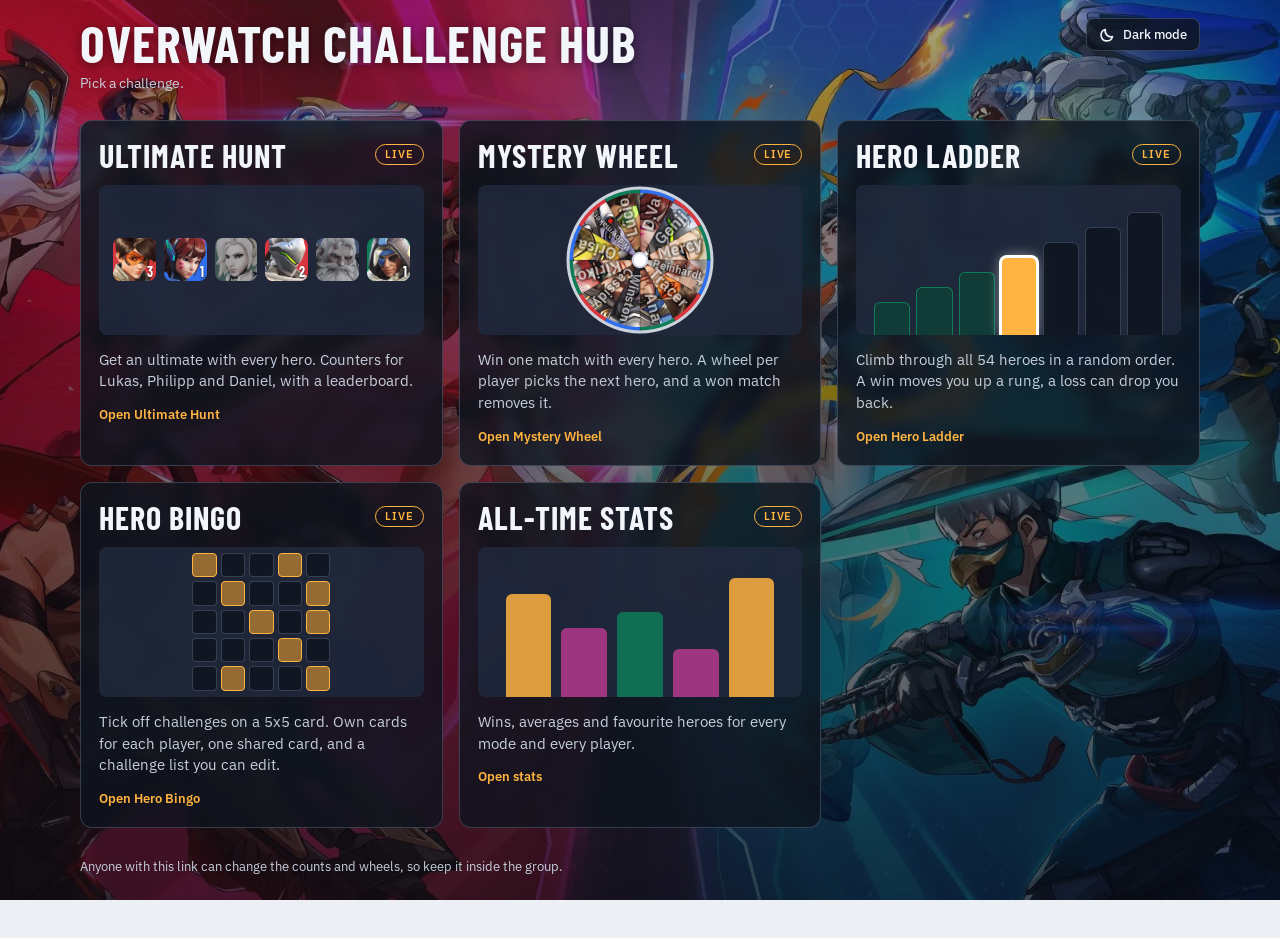
<file: index.html>
<!doctype html>
<html lang="en">
<head>
<meta charset="utf-8">
<meta name="viewport" content="width=device-width, initial-scale=1, viewport-fit=cover">
<script>try{var t=localStorage.getItem('mystery-hub-theme');if(t==='dark'||t==='light')document.documentElement.setAttribute('data-theme',t)}catch(e){}</script>
<title>Overwatch Challenge Hub</title>
<link rel="icon" href="assets/icon.svg" type="image/svg+xml">
<link rel="icon" href="assets/favicon-32.png" sizes="32x32" type="image/png">
<link rel="apple-touch-icon" href="assets/apple-touch-icon.png">
<link rel="manifest" href="manifest.webmanifest">
<meta name="theme-color" content="#0c1118">
<meta name="apple-mobile-web-app-title" content="OW Hub">
<link rel="stylesheet" href="https://fonts.googleapis.com/css2?family=Barlow+Condensed:wght@500;600;700&family=IBM+Plex+Sans:wght@400;500;600&display=swap">
<link rel="stylesheet" href="assets/style.css">
<style>:root { padding-top: env(safe-area-inset-top, 0px); padding-bottom: env(safe-area-inset-bottom, 0px); }</style>
</head>
<body>
<div class="wrap">
  <section id="home">
    <div class="home-bg" aria-hidden="true"></div>
    <header class="top">
      <div class="brand mode-hero">
        <h1>Overwatch Challenge Hub</h1>
        <p>Pick a challenge.</p>
      </div>
      <div class="tools"><button class="icon-btn theme-btn" type="button"></button></div>
    </header>
    <div class="modes">
      <a class="mode" id="goHunt" href="ultimate-hunt/">
        <div class="mode-head"><h2>Ultimate Hunt</h2><span class="tag">Live</span></div>
        <div class="art"><div class="mini-tiles" id="huntArt"></div></div>
        <p>Get an ultimate with every hero. Counters for Lukas, Philipp and Daniel, with a leaderboard.</p>
        <span class="go">Open Ultimate Hunt</span>
      </a>
      <a class="mode" id="goWheel" href="wheel/">
        <div class="mode-head"><h2>Mystery Wheel</h2><span class="tag">Live</span></div>
        <div class="art"><canvas id="homeWheel" width="300" height="300"></canvas></div>
        <p>Win one match with every hero. A wheel per player picks the next hero, and a won match removes it.</p>
        <span class="go">Open Mystery Wheel</span>
      </a>
      <a class="mode" id="goLadder" href="ladder/">
        <div class="mode-head"><h2>Hero Ladder</h2><span class="tag">Live</span></div>
        <div class="art"><div class="lad-art"><i class="d" style="height:24%"></i><i class="d" style="height:35%"></i><i class="d" style="height:46%"></i><i class="n" style="height:57%"></i><i class="" style="height:68%"></i><i class="" style="height:79%"></i><i class="" style="height:90%"></i></div></div>
        <p>Climb through all 54 heroes in a random order. A win moves you up a rung, a loss can drop you back.</p>
        <span class="go">Open Hero Ladder</span>
      </a>
      <a class="mode" id="goBingo" href="bingo/">
        <div class="mode-head"><h2>Hero Bingo</h2><span class="tag">Live</span></div>
        <div class="art"><div class="bingo-art"><i class="d"></i><i class=""></i><i class=""></i><i class="d"></i><i class=""></i><i class=""></i><i class="d"></i><i class=""></i><i class=""></i><i class="d"></i><i class=""></i><i class=""></i><i class="d"></i><i class=""></i><i class="d"></i><i class=""></i><i class=""></i><i class=""></i><i class="d"></i><i class=""></i><i class=""></i><i class="d"></i><i class=""></i><i class=""></i><i class="d"></i></div></div>
        <p>Tick off challenges on a 5x5 card. Own cards for each player, one shared card, and a challenge list you can edit.</p>
        <span class="go">Open Hero Bingo</span>
      </a>
      <a class="mode" id="goStats" href="stats/">
        <div class="mode-head"><h2>All-time stats</h2><span class="tag">Live</span></div>
        <div class="art"><div class="stat-art"><i style="height:78%"></i><i style="height:52%"></i><i style="height:64%"></i><i style="height:36%"></i><i style="height:90%"></i></div></div>
        <p>Wins, averages and favourite heroes for every mode and every player.</p>
        <span class="go">Open stats</span>
      </a>
    </div>
    <p class="page-foot">Anyone with this link can change the counts and wheels, so keep it inside the group.</p>
  </section>

</div>
<script>window.HUB_HEROES = {"heroes": [{"id": "d-va", "name": "D.Va", "cls": "tank"}, {"id": "orisa", "name": "Orisa", "cls": "tank"}, {"id": "reinhardt", "name": "Reinhardt", "cls": "tank"}, {"id": "winston", "name": "Winston", "cls": "tank"}, {"id": "cassidy", "name": "Cassidy", "cls": "damage"}, {"id": "genji", "name": "Genji", "cls": "damage"}, {"id": "tracer", "name": "Tracer", "cls": "damage"}, {"id": "widowmaker", "name": "Widowmaker", "cls": "damage"}, {"id": "ana", "name": "Ana", "cls": "support"}, {"id": "kiriko", "name": "Kiriko", "cls": "support"}, {"id": "lucio", "name": "Lúcio", "cls": "support"}, {"id": "mercy", "name": "Mercy", "cls": "support"}], "images": {"d-va": "[data-uri]", "genji": "[data-uri]", "mercy": "[data-uri]", "reinhardt": "[data-uri]", "tracer": "[data-uri]", "ana": "[data-uri]", "winston": "[data-uri]", "cassidy": "[data-uri]", "kiriko": "[data-uri]", "orisa": "[data-uri]", "widowmaker": "[data-uri]", "lucio": "[data-uri]"}};</script>
<script>
(function () {
  'use strict';
  var THEME_KEY = 'mystery-hub-theme';
  var D = window.HUB_HEROES, BY = {}, imgs = {}, IMAGES = D.images;
  function $(id) { return document.getElementById(id); }
  D.heroes.forEach(function (h) { BY[h.id] = h; var im = new Image(); im.onload = function () { drawHomeArt(); }; im.src = D.images[h.id]; imgs[h.id] = im; });
  function cssVar(n) { return getComputedStyle(document.documentElement).getPropertyValue(n).trim() || '#888'; }
  function hexToRgb(h) { h = h.replace('#', ''); if (h.length === 3) h = h.replace(/./g, '$&$&'); return [parseInt(h.slice(0, 2), 16), parseInt(h.slice(2, 4), 16), parseInt(h.slice(4, 6), 16)]; }
  function shade(hex, f) { var c = hexToRgb(hex), t = f < 0 ? 0 : 255, a = Math.abs(f); return 'rgb(' + c.map(function (v) { return Math.round(v + (t - v) * a); }).join(',') + ')'; }

  // Draws the static wheel (all slices) into an offscreen canvas. Slice i is centred (i+0.5)*step degrees clockwise from the top.
  function makeBitmap(list, cssSize, dpr) {
    var S2 = Math.round(cssSize * dpr), c = document.createElement('canvas'); c.width = c.height = S2;
    var x = c.getContext('2d'), R = S2 / 2 - 3 * dpr, n = list.length;
    var col = { tank: cssVar('--tank'), damage: cssVar('--damage'), support: cssVar('--support') };
    x.translate(S2 / 2, S2 / 2);
    if (!n) {
      x.beginPath(); x.arc(0, 0, R, 0, Math.PI * 2); x.fillStyle = cssVar('--surface2'); x.fill();
      x.lineWidth = 2 * dpr; x.strokeStyle = cssVar('--line'); x.stroke();
      return c;
    }
    var step = Math.PI * 2 / n;
        var wOuter = n === 1 ? R * 2 : 2 * R * Math.sin(step / 2);
    var sz = Math.max(R * 0.95, wOuter * 1.05), cy = R - sz / 2; // portrait covers the whole slice, head toward the rim
    var fs = Math.max(8 * dpr, Math.min(16 * dpr, step * R * 0.9 * 0.62));
    for (var i = 0; i < n; i++) {
      var h = list[i], theta = (i + 0.5) * step;
      x.save(); x.rotate(theta);
      x.beginPath();
      if (n === 1) { x.arc(0, 0, R, 0, Math.PI * 2); } else { x.moveTo(0, 0); x.arc(0, 0, R, -Math.PI / 2 - step / 2, -Math.PI / 2 + step / 2); x.closePath(); }
      var g = x.createRadialGradient(0, 0, R * 0.1, 0, 0, R);
      g.addColorStop(0, shade(col[h.cls], -0.35)); g.addColorStop(1, shade(col[h.cls], 0.08));
      x.fillStyle = g; x.fill();
      x.save(); x.clip();
      var im = imgs[h.id];
      if (im && im.complete && im.naturalWidth) x.drawImage(im, -sz / 2, -cy - sz / 2, sz, sz);
      x.restore();
      x.beginPath(); // class-coloured rim band so the role stays readable even when the portrait fills the slice
      if (n === 1) { x.arc(0, 0, R, 0, Math.PI * 2); x.arc(0, 0, R * 0.93, 0, Math.PI * 2, true); }
      else { x.arc(0, 0, R, -Math.PI / 2 - step / 2, -Math.PI / 2 + step / 2); x.arc(0, 0, R * 0.93, -Math.PI / 2 + step / 2, -Math.PI / 2 - step / 2, true); x.closePath(); }
      x.fillStyle = col[h.cls]; x.fill();
      x.beginPath();
      if (n === 1) { x.arc(0, 0, R, 0, Math.PI * 2); } else { x.moveTo(0, 0); x.arc(0, 0, R, -Math.PI / 2 - step / 2, -Math.PI / 2 + step / 2); x.closePath(); }
      if (n > 1) { x.lineWidth = 1 * dpr; x.strokeStyle = 'rgba(0,0,0,0.2)'; x.stroke(); }
      // name along the radius, ending near the rim, semi-transparent so the face stays visible
      x.rotate(-Math.PI / 2);
      var f = fs; x.font = '600 ' + f + 'px "IBM Plex Sans", system-ui, sans-serif';
      var maxLen = R * 0.7, w = x.measureText(h.name).width;
      if (w > maxLen) { f = Math.max(6 * dpr, f * maxLen / w); x.font = '600 ' + f + 'px "IBM Plex Sans", system-ui, sans-serif'; }
      x.textAlign = 'right'; x.textBaseline = 'middle'; x.lineJoin = 'round';
      x.lineWidth = Math.max(2, f * 0.28); x.strokeStyle = 'rgba(0,0,0,0.3)'; x.strokeText(h.name, R - 8 * dpr, 0);
      x.fillStyle = 'rgba(255,255,255,0.6)'; x.fillText(h.name, R - 8 * dpr, 0);
      x.restore();
    }
    x.beginPath(); x.arc(0, 0, R, 0, Math.PI * 2); x.lineWidth = 3 * dpr; x.strokeStyle = cssVar('--line'); x.stroke();
    x.beginPath(); x.arc(0, 0, R * 0.1, 0, Math.PI * 2); x.fillStyle = cssVar('--surface'); x.fill(); x.lineWidth = 2 * dpr; x.strokeStyle = cssVar('--line'); x.stroke();
    return c;
  }

  var SUN = '<svg viewBox="0 0 16 16" fill="none" stroke="currentColor" stroke-width="1.6" stroke-linecap="round" aria-hidden="true"><circle cx="8" cy="8" r="3"/><path d="M8 1.5v1.6M8 12.9v1.6M1.5 8h1.6M12.9 8h1.6M3.4 3.4l1.1 1.1M11.5 11.5l1.1 1.1M3.4 12.6l1.1-1.1M11.5 4.5l1.1-1.1"/></svg>';
  var MOON = '<svg viewBox="0 0 16 16" fill="none" stroke="currentColor" stroke-width="1.6" stroke-linejoin="round" aria-hidden="true"><path d="M13.5 9.6A5.8 5.8 0 0 1 6.4 2.5a5.8 5.8 0 1 0 7.1 7.1z"/></svg>';
  function isDark() {
    var t = document.documentElement.getAttribute('data-theme');
    if (t) return t === 'dark';
    return window.matchMedia && window.matchMedia('(prefers-color-scheme: dark)').matches;
  }
  function paintThemeBtns() {
    Array.prototype.forEach.call(document.querySelectorAll('.theme-btn'), function (b) {
      b.innerHTML = (isDark() ? SUN : MOON) + '<span>' + (isDark() ? 'Light mode' : 'Dark mode') + '</span>';
    });
  }
  function setTheme(t) {
    document.documentElement.setAttribute('data-theme', t);
    try { localStorage.setItem(THEME_KEY, t); } catch (e) { /* ignore */ }
    paintThemeBtns(); drawHomeArt();
  }
  try { var st0 = localStorage.getItem(THEME_KEY); if (st0 === 'dark' || st0 === 'light') document.documentElement.setAttribute('data-theme', st0); } catch (e) { /* ignore */ }
  Array.prototype.forEach.call(document.querySelectorAll('.theme-btn'), function (b) { b.addEventListener('click', function () { setTheme(isDark() ? 'light' : 'dark'); }); });

  function drawHomeArt() {
    var cv = $('homeWheel'); if (!cv) return;
    var picks = ['d-va', 'genji', 'mercy', 'reinhardt', 'tracer', 'ana', 'winston', 'cassidy', 'kiriko', 'orisa', 'widowmaker', 'lucio'];
    var list = picks.map(function (id) { return BY[id]; }).filter(Boolean);
    var bmp = makeBitmap(list, 150, 2), x = cv.getContext('2d');
    x.clearRect(0, 0, cv.width, cv.height); x.drawImage(bmp, 0, 0, cv.width, cv.height);
  }
  function buildHuntArt() {
    var ids = ['tracer', 'd-va', 'mercy', 'genji', 'reinhardt', 'ana'], counts = [3, 1, 0, 2, 0, 1];
    $('huntArt').innerHTML = ids.map(function (id, i) {
      var h = BY[id];
      return '<div class="mini' + (counts[i] ? '' : ' off') + '" style="--c:var(--' + h.cls + ')"><img src="' + IMAGES[id] + '" alt="">' + (counts[i] ? '<b>' + counts[i] + '</b>' : '') + '</div>';
    }).join('');
  }

  paintThemeBtns(); buildHuntArt(); drawHomeArt();
})();
</script>
</body>
</html>
</file>
<file: assets/style.css>
html { background: var(--bg); }
body { margin: 0; isolation: isolate; }
img { max-width: 100%; }
[hidden] { display: none !important; }

/* Layout: hub home with one card per game mode; the wheel mode shows three wheels side by side (stacked on phones) under a sticky action bar. */
:root {
  --bg: #eceff3;
  --surface: #ffffff;
  --surface2: #e2e6ed;
  --line: #cdd3dd;
  --fg: #121826;
  --muted: #566074;
  --accent: #a35f00;
  --accent-fill: #f5a524;
  --on-accent: #1a1203;
  --tank: #2f6fed;
  --damage: #d9363e;
  --support: #0f7d58;
  --danger: #c0262d;
  --good: #0f7d58;
  --warn: #a35f00;
  --f-display: 'Barlow Condensed', 'Arial Narrow', Impact, sans-serif;
  --f-body: 'IBM Plex Sans', system-ui, -apple-system, 'Segoe UI', sans-serif;
}
@media (prefers-color-scheme: dark) {
  :root:not([data-theme="light"]) {
    --bg: #0c1118; --surface: #141b26; --surface2: #1c2533; --line: #2a3547; --fg: #e7ecf4; --muted: #8a97ad;
    --accent: #ffb340; --accent-fill: #ffb340; --on-accent: #1a1203;
    --tank: #5b97ff; --damage: #f0555c; --support: #2fc795;
    --danger: #e5484d; --good: #2fc795; --warn: #ffb340;
    color-scheme: dark;
  }
}
:root[data-theme="dark"] {
  --bg: #0c1118; --surface: #141b26; --surface2: #1c2533; --line: #2a3547; --fg: #e7ecf4; --muted: #8a97ad;
  --accent: #ffb340; --accent-fill: #ffb340; --on-accent: #1a1203;
  --tank: #5b97ff; --damage: #f0555c; --support: #2fc795;
  --danger: #e5484d; --good: #2fc795; --warn: #ffb340;
  color-scheme: dark;
}
* { box-sizing: border-box; }
body {
  background: var(--bg); color: var(--fg); font-family: var(--f-body); font-size: 15px; line-height: 1.45;
  padding-inline: 16px; padding-block: 18px 48px;
}
button { font-family: inherit; }
:focus-visible { outline: 2px solid var(--accent-fill); outline-offset: 2px; }
.wrap { max-width: 1120px; margin: 0 auto; min-width: 0; }

/* Header */
.top { display: flex; justify-content: space-between; align-items: flex-start; gap: 12px; flex-wrap: wrap; }
.brand h1 { margin: 0; font: 700 clamp(36px, 9vw, 52px)/0.95 var(--f-display); letter-spacing: 0.02em; text-transform: uppercase; text-wrap: balance; }
.brand p { margin: 6px 0 0; color: var(--muted); font-size: 14px; }
.back { display: inline-flex; align-items: center; gap: 6px; background: none; border: 0; padding: 0 0 8px; color: var(--muted); font-size: 13px; cursor: pointer; }
.back:hover { color: var(--fg); }
.tools { display: flex; align-items: center; gap: 12px; flex-wrap: wrap; }
.tag { font: 600 11px/1 var(--f-body); letter-spacing: 0.08em; text-transform: uppercase; color: var(--accent); border: 1px solid var(--accent); border-radius: 99px; padding: 4px 9px; }
.icon-btn { display: inline-flex; align-items: center; gap: 8px; background: var(--surface); color: var(--fg); border: 1px solid var(--line); border-radius: 8px; padding: 7px 12px; font-size: 13px; font-weight: 500; cursor: pointer; }
.icon-btn:hover { background: var(--surface2); }
.icon-btn svg { width: 16px; height: 16px; }
.btn { font-size: 14px; font-weight: 600; padding: 10px 16px; border-radius: 8px; cursor: pointer; border: 1px solid var(--line); background: var(--surface); color: var(--fg); }
.btn:hover:not(:disabled) { background: var(--surface2); }
.btn:disabled { opacity: 0.4; cursor: default; }
.btn.primary { background: var(--accent-fill); border-color: var(--accent-fill); color: var(--on-accent); font-size: 16px; padding: 11px 22px; }
.btn.primary:hover:not(:disabled) { filter: brightness(1.06); background: var(--accent-fill); }
.btn.good { background: var(--good); border-color: var(--good); color: #fff; font-size: 16px; padding: 11px 22px; }
.btn.good:hover:not(:disabled) { filter: brightness(1.08); background: var(--good); }
.btn.outline-danger { color: var(--danger); border-color: var(--danger); background: transparent; }
.btn.danger { background: var(--danger); border-color: var(--danger); color: #fff; }
.btn.danger:hover { filter: brightness(1.08); background: var(--danger); }
.linkish { background: none; border: 0; padding: 4px 0; color: var(--muted); text-decoration: underline; cursor: pointer; font-size: 13px; }
.linkish:hover:not(:disabled) { color: var(--fg); }
.linkish.warn:hover:not(:disabled) { color: var(--danger); }
.linkish:disabled { opacity: 0.4; cursor: default; text-decoration: none; }
.chk { display: inline-flex; align-items: center; gap: 10px; font-size: 14px; cursor: pointer; min-height: 32px; }
.chk input { width: 18px; height: 18px; accent-color: var(--accent-fill); flex: none; }
.chk input:disabled { cursor: default; }

/* Home: wallpaper behind the mode cards; the home view always uses light-on-dark colors so text stays readable over the image */
#home { color: var(--fg); --fg: #f2f5fa; --muted: #c6cfdd; --surface: rgba(14, 20, 31, 0.8); --surface2: rgba(32, 42, 60, 0.85); --line: rgba(150, 170, 200, 0.28); --accent: #ffb340; --accent-fill: #ffb340; }
.home-bg { position: fixed; inset: 0; z-index: -1; background: linear-gradient(rgba(8, 12, 20, 0.35), rgba(8, 12, 20, 0.72)), url(bg-desktop.webp) center / cover no-repeat, #0c1118; }
@media (max-width: 700px) { .home-bg { background-image: linear-gradient(rgba(8, 12, 20, 0.35), rgba(8, 12, 20, 0.72)), url(bg-mobile.webp); } }
.mode { backdrop-filter: blur(6px); }
.mode-hero { text-shadow: 0 2px 12px rgba(0, 0, 0, 0.5); }
.modes { display: grid; grid-template-columns: repeat(auto-fit, minmax(min(100%, 320px), 1fr)); gap: 16px; margin-top: 26px; }
.mode { display: flex; flex-direction: column; gap: 14px; padding: 18px; text-align: left; text-decoration: none; color: inherit; background: var(--surface); border: 1px solid var(--line); border-radius: 12px; cursor: pointer; min-width: 0; }
.mode:hover { border-color: var(--accent-fill); }
.mode h2 { margin: 0; font: 700 32px/1 var(--f-display); letter-spacing: 0.03em; text-transform: uppercase; }
.mode p { margin: 0; color: var(--muted); }
.mode-head { display: flex; justify-content: space-between; align-items: center; gap: 10px; }
.mode .art { height: 150px; display: grid; place-items: center; border-radius: 8px; background: var(--surface2); overflow: hidden; }
.mode .art canvas { width: 150px; height: 150px; }
.mini-tiles { display: grid; grid-template-columns: repeat(6, minmax(0, 1fr)); gap: 8px; padding: 0 14px; width: 100%; }
.mini { position: relative; aspect-ratio: 1; border-radius: 8px; overflow: hidden; background: var(--c); }
.mini img { width: 100%; height: 100%; object-fit: cover; display: block; }
.mini.off { filter: saturate(0.3); opacity: 0.7; }
.mini b { position: absolute; right: 3px; bottom: 2px; font: 700 14px/1 var(--f-display); color: #fff; text-shadow: 0 1px 2px rgba(0,0,0,.7); }
.mode .go { font-size: 13px; font-weight: 600; color: var(--accent); }

/* Wheel page */
.rules { margin-top: 18px; padding: 14px 16px; background: var(--surface); border: 1px solid var(--line); border-radius: 10px; display: grid; gap: 10px; }
.rules .rule { display: flex; flex-direction: column; gap: 2px; }
.rules .rule small { margin-left: 28px; color: var(--muted); font-size: 13px; }
.rules-foot { display: flex; align-items: center; gap: 14px; flex-wrap: wrap; border-top: 1px solid var(--line); padding-top: 10px; }
.rules-foot .out { font-size: 13px; color: var(--muted); }
.bar {
  position: sticky; top: env(safe-area-inset-top, 0px); z-index: 5; margin-top: 18px; padding: 12px 0;
  background: var(--bg); border-bottom: 1px solid var(--line);
  display: flex; align-items: center; gap: 12px 14px; flex-wrap: wrap;
}
.bar .status { flex: 1 1 220px; min-width: 0; font-size: 14px; color: var(--muted); }
.bar .status b { color: var(--fg); }
.chips { display: inline-flex; gap: 6px; flex-wrap: wrap; vertical-align: middle; }
.chip { display: inline-flex; align-items: center; gap: 6px; font: 600 12px/1 var(--f-body); letter-spacing: 0.04em; text-transform: uppercase; padding: 4px 8px; border-radius: 99px; border: 1px solid var(--c); color: var(--c); }
.notice { margin-top: 14px; padding: 12px 14px; border-radius: 8px; background: var(--surface); border: 1px solid var(--line); border-left: 4px solid var(--warn); font-size: 14px; display: grid; gap: 10px; }
.notice .row { display: flex; gap: 10px; flex-wrap: wrap; }

.wheels { display: grid; grid-template-columns: repeat(auto-fit, minmax(min(100%, 320px), 1fr)); gap: 18px; margin-top: 20px; }
.wcard { display: flex; flex-direction: column; gap: 12px; padding: 14px; background: var(--surface); border: 1px solid var(--line); border-radius: 12px; min-width: 0; }
.wcard.off .wbox { opacity: 0.38; filter: saturate(0.4); }
.wcard-head { display: flex; justify-content: space-between; align-items: flex-start; gap: 10px; }
.wcard-head h2 { margin: 0; font: 700 30px/1 var(--f-display); letter-spacing: 0.04em; text-transform: uppercase; }
.wcard-head .meta { font-size: 13px; color: var(--muted); font-variant-numeric: tabular-nums; margin-top: 3px; }
.wbox { position: relative; width: 100%; aspect-ratio: 1; max-width: 420px; margin-inline: auto; padding-top: 14px; }
.wbox canvas { display: block; width: 100%; height: 100%; }
.wbox.can-spin { cursor: pointer; }
.wbox.can-spin:focus-visible { outline: 2px solid var(--accent-fill); outline-offset: 4px; border-radius: 50%; }
@media (hover: hover) { .wbox.can-spin canvas { transition: transform .15s ease; } .wbox.can-spin:hover canvas { transform: scale(1.015); } }
.pointer { position: absolute; top: 0; left: 50%; width: 0; height: 0; transform: translateX(-50%); z-index: 2; border-left: 11px solid transparent; border-right: 11px solid transparent; border-top: 24px solid var(--accent-fill); filter: drop-shadow(0 2px 2px rgba(0,0,0,.45)); }
.mix { display: flex; gap: 14px; justify-content: center; flex-wrap: wrap; font-size: 12px; color: var(--muted); font-variant-numeric: tabular-nums; }
.mix span { display: inline-flex; align-items: center; gap: 5px; }
.mix i { width: 9px; height: 9px; border-radius: 50%; background: var(--c); }
.result { display: grid; grid-template-columns: 64px minmax(0, 1fr); gap: 12px; align-items: center; min-height: 72px; padding: 4px; border-radius: 10px; background: var(--surface2); }
.result .pic { width: 64px; height: 64px; border-radius: 8px; overflow: hidden; background: var(--c, var(--line)); display: grid; place-items: center; }
.result .pic img { width: 100%; height: 100%; object-fit: cover; display: block; }
.result .nm2 { font: 700 30px/1 var(--f-display); letter-spacing: 0.03em; text-transform: uppercase; overflow-wrap: anywhere; }
.result .cl { font-size: 12px; letter-spacing: 0.08em; text-transform: uppercase; font-weight: 600; color: var(--c, var(--muted)); }
.result.idle { color: var(--muted); font-size: 14px; }
.result.idle .pic { background: var(--line); font: 700 28px/1 var(--f-display); color: var(--muted); }
.wfoot { display: flex; justify-content: space-between; align-items: center; gap: 10px; flex-wrap: wrap; }
details.edit > summary { cursor: pointer; font-size: 13px; color: var(--muted); padding: 4px 0; }
details.edit > summary:hover { color: var(--fg); }
.edit-body { padding-top: 8px; display: grid; gap: 14px; }
.edit-body p { margin: 0; font-size: 13px; color: var(--muted); }
.ehead { display: flex; justify-content: space-between; font: 700 18px/1 var(--f-display); letter-spacing: 0.04em; text-transform: uppercase; color: var(--c); margin-bottom: 6px; }
.ehead span { font: 400 12px var(--f-body); color: var(--muted); letter-spacing: 0; text-transform: none; }
.egrid { display: grid; grid-template-columns: repeat(auto-fill, minmax(64px, 1fr)); gap: 8px; }
.etile { position: relative; aspect-ratio: 1; border: 0; padding: 0; border-radius: 8px; overflow: hidden; cursor: pointer; background: linear-gradient(155deg, color-mix(in srgb, var(--c) 88%, #fff), color-mix(in srgb, var(--c) 58%, #000)); }
.etile img { position: absolute; inset: 0; width: 100%; height: 100%; object-fit: cover; }
.etile .en { position: absolute; left: 0; right: 0; bottom: 0; padding: 10px 2px 3px; font-size: 10px; font-weight: 600; line-height: 1.1; color: #fff; text-align: center; background: linear-gradient(to bottom, rgba(0,0,0,0), rgba(0,0,0,.72)); overflow-wrap: anywhere; }
.etile .ok { position: absolute; top: 4px; right: 4px; width: 18px; height: 18px; border-radius: 50%; background: #fff; color: var(--c); display: none; place-items: center; }
.etile .ok svg { width: 12px; height: 12px; }
.etile[aria-pressed="true"] { filter: saturate(0.25); opacity: 0.6; }
.etile[aria-pressed="true"] .ok { display: grid; }

.done { margin-top: 22px; padding: 30px 20px; text-align: center; background: var(--surface); border: 1px solid var(--accent-fill); border-radius: 12px; display: grid; justify-items: center; gap: 12px; }
.done h2 { margin: 0; font: 700 clamp(44px, 12vw, 76px)/0.95 var(--f-display); letter-spacing: 0.03em; text-transform: uppercase; color: var(--accent); text-wrap: balance; }
.done p { margin: 0; max-width: 46ch; color: var(--muted); }
.done-names { display: flex; gap: 10px; flex-wrap: wrap; justify-content: center; }
.done-names span { font: 600 20px/1 var(--f-display); letter-spacing: 0.05em; text-transform: uppercase; padding: 8px 14px; border-radius: 99px; border: 1px solid var(--good); color: var(--good); }
.scrim { position: fixed; inset: 0; z-index: 50; display: grid; place-items: center; padding: 16px; background: rgba(5, 8, 14, 0.62); }
.dialog { width: 100%; max-width: 420px; padding: 22px; border-radius: 12px; background: var(--surface); color: var(--fg); border: 1px solid var(--line); box-shadow: 0 20px 60px rgba(0,0,0,.4); }
.dialog h2 { margin: 0 0 8px; font: 700 28px/1.05 var(--f-display); letter-spacing: 0.03em; text-transform: uppercase; }
.dialog p { margin: 0 0 20px; color: var(--muted); }
.dlg-actions { display: flex; gap: 10px; justify-content: flex-end; flex-wrap: wrap; }
.toast { position: fixed; left: 50%; transform: translateX(-50%); z-index: 60; bottom: calc(18px + env(safe-area-inset-bottom, 0px)); max-width: calc(100% - 32px); padding: 10px 16px; border-radius: 8px; background: var(--fg); color: var(--bg); font-size: 14px; font-weight: 500; display: flex; align-items: center; gap: 14px; }
.toast button { background: none; border: 0; color: var(--accent-fill); font-weight: 700; cursor: pointer; font-size: 14px; }
.page-foot { margin-top: 30px; color: var(--muted); font-size: 13px; }

.sync { display: inline-flex; align-items: center; gap: 8px; font-size: 13px; color: var(--muted); }
.dot { width: 8px; height: 8px; border-radius: 50%; background: var(--muted); flex: none; }
.sync[data-state="live"] .dot { background: var(--good); }
.sync[data-state="saving"] .dot { background: var(--warn); }
.sync[data-state="error"] .dot { background: var(--danger); }
a.back { text-decoration: none; }
.lad-art { display: flex; align-items: flex-end; gap: 6px; height: 100%; padding: 14px 18px 0; width: 100%; }
.lad-art i { flex: 1; border-radius: 6px 6px 0 0; background: var(--surface); border: 1px solid var(--line); border-bottom: 0; position: relative; }
.lad-art i.d { background: color-mix(in srgb, var(--good) 35%, var(--surface)); border-color: var(--good); }
.lad-art i.n { background: var(--accent-fill); border-color: #fff; box-shadow: 0 0 0 2px #fff, 0 0 14px rgba(255,255,255,.6); }
.stat-art { display: flex; align-items: flex-end; gap: 10px; height: 100%; padding: 18px 28px 0; width: 100%; }
.stat-art i { flex: 1; border-radius: 6px 6px 0 0; background: var(--accent-fill); opacity: 0.85; }
.stat-art i:nth-child(2n) { background: var(--p-philipp, #b4398f); }
.stat-art i:nth-child(3n) { background: var(--good); }
.bingo-art { display: grid; grid-template-columns: repeat(5, 1fr); gap: 4px; width: 138px; height: 138px; }
.bingo-art i { border-radius: 4px; background: var(--surface); border: 1px solid var(--line); }
.bingo-art i.d { background: color-mix(in srgb, var(--accent-fill) 55%, var(--surface)); border-color: var(--accent-fill); }
</file>
